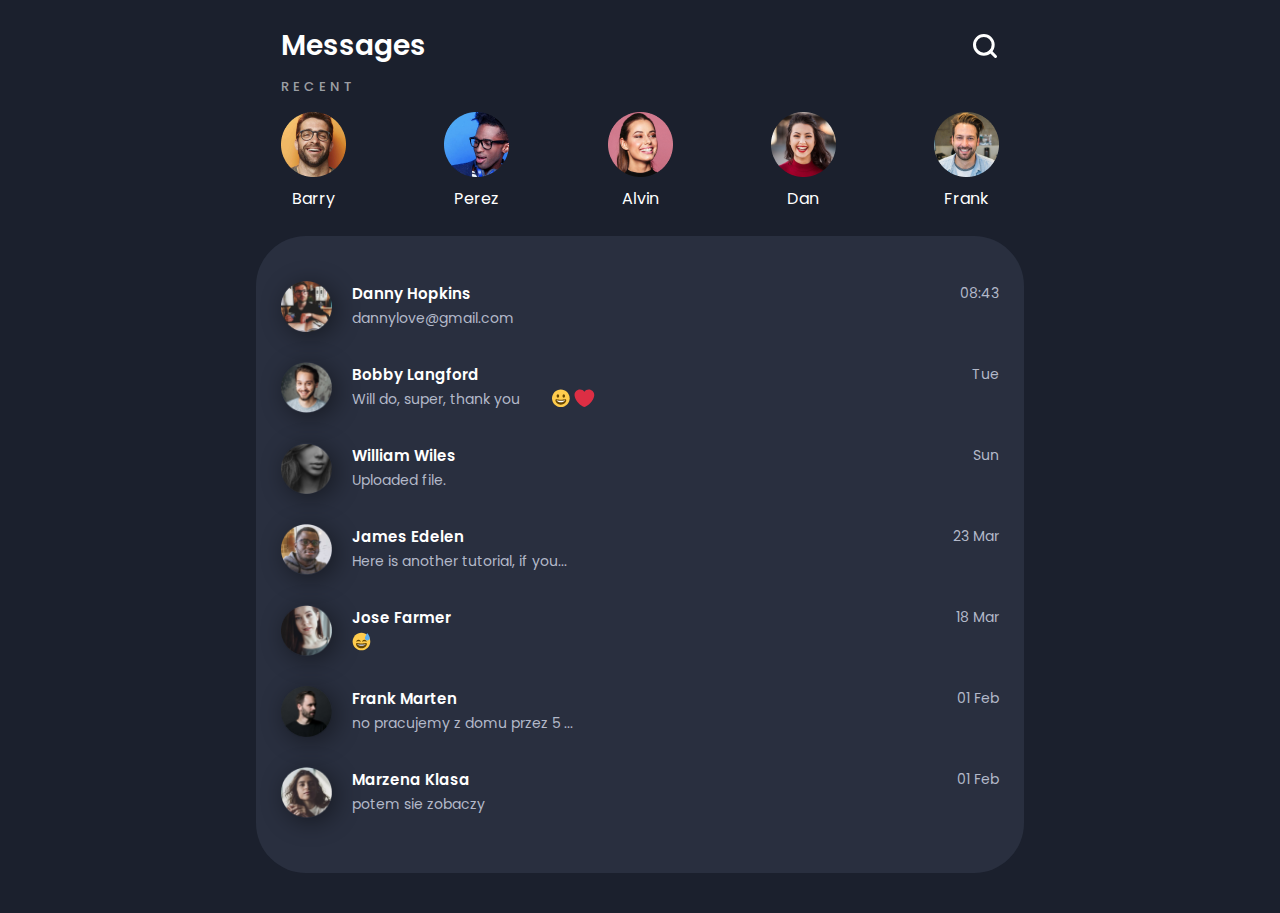
<file: index.html>
<!DOCTYPE html>
<html lang="en">

<head>
    <meta charset="UTF-8">
    <meta name="viewport" content="width=device-width, initial-scale=1.0">
    <link href="https://fonts.googleapis.com/css?family=Poppins:regular,500,600&display=swap" rel="stylesheet" />
    <link href="https://fonts.googleapis.com/css?family=Mulish:600&display=swap" rel="stylesheet" />
    <link rel="stylesheet" href="styles/style.css">

    <title>Messages</title>
</head>

<body>
    <section class="messages">
        <div class="container">
            <div class="messages__header">
                <h1 class="messages__title">Messages</h1>
                <a href="#" class="messages__search"><img src="images/icons/search.svg" alt="search"></a>
            </div>
            <div class="messages__recent">
                <h2 class="messages__recent-title">Recent</h2>
                <ul class="messages__recent-list">
                    <li class="messages__recent-item">
                        <a href="chat.html?name=Barry&num=1" class="messages__recent-link">
                            <img src="images/avatars/1.png" alt="Barry" class="messages__recent-avatar">
                            <div class="messages__recent-name">Barry</div>
                        </a>
                    </li>

                    <li class="messages__recent-item">
                        <a href="chat.html?name=Perez&num=2" class="messages__recent-link">
                            <img src="images/avatars/2.png" alt="Perez" class="messages__recent-avatar">
                            <div class="messages__recent-name">Perez</div>
                        </a>
                    </li>
                    <li class="messages__recent-item">
                        <a href="chat.html?name=Alvin&num=3" class="messages__recent-link">
                            <img src="images/avatars/3.png" alt="Alvin" class="messages__recent-avatar">
                            <div class="messages__recent-name">Alvin</div>
                        </a>
                    </li>
                    <li class="messages__recent-item">
                        <a href="chat.html?name=Dan&num=4" class="messages__recent-link">
                            <img src="images/avatars/4.png" alt="Dan" class="messages__recent-avatar">
                            <div class="messages__recent-name">Dan</div>
                        </a>
                    </li>
                    <li class="messages__recent-item">
                        <a href="chat.html?name=Frank&num=5" class="messages__recent-link">
                            <img src="images/avatars/5.png" alt="Frank" class="messages__recent-avatar">
                            <div class="messages__recent-name">Frank</div>
                        </a>
                    </li>
                </ul>
            </div>
        </div>

        <ul class="messages__list">
            <li class="messages__item">
                <a href="chat.html?name=Danny-Hopkins&num=6" class="messages__link">
                    <div class="messages__avatar"><img src="images/avatars/6.png" alt="Danny Hopkins"></div>
                    <div class="messages__content">
                        <div class="messages__text">
                            <div class="messages__text-title">Danny Hopkins</div>
                            <p class="messages__text-message">dannylove@gmail.com</p>
                        </div>
                        <div class="messages__time">08:43</div>
                    </div>
                </a>
            </li>
            <li class="messages__item">
                <a href="chat.html?name=Bobby-Langford&num=7" class="messages__link">
                    <div class="messages__avatar"><img src="images/avatars/7.png" alt="Bobby Langford"></div>
                    <div class="messages__content">
                        <div class="messages__text">
                            <div class="messages__text-title">Bobby Langford</div>
                            <p class="messages__text-message">Will do, super, thank you        <img src="images/icons/smile1.svg" alt="smile"> <img src="images/icons/heart.svg" alt="heart"></p>
                        </div>
                        <div class="messages__time">Tue</div>
                    </div>
                </a>
            </li>
            <li class="messages__item">
                <a href="chat.html?name=William-Wiles&num=8" class="messages__link">
                    <div class="messages__avatar"><img src="images/avatars/8.png" alt="William Wiles"></div>
                    <div class="messages__content">
                        <div class="messages__text">
                            <div class="messages__text-title">William Wiles</div>
                            <p class="messages__text-message">Uploaded file.</p>
                        </div>
                        <div class="messages__time">Sun</div>
                    </div>
                </a>
            </li>
            <li class="messages__item">
                <a href="chat.html?name=James-Edelen&num=9" class="messages__link">
                    <div class="messages__avatar"><img src="images/avatars/9.png" alt="James Edelen"></div>
                    <div class="messages__content">
                        <div class="messages__text">
                            <div class="messages__text-title">James Edelen</div>
                            <p class="messages__text-message">Here is another tutorial, if you...</p>
                        </div>
                        <div class="messages__time">23 Mar</div>
                    </div>
                </a>
            </li>
            <li class="messages__item">
                <a href="chat.html?name=Jose-Farmer&num=10" class="messages__link">
                    <div class="messages__avatar"><img src="images/avatars/10.png" alt="Jose Farmer"></div>
                    <div class="messages__content">
                        <div class="messages__text">
                            <div class="messages__text-title">Jose Farmer</div>
                            <p class="messages__text-message"><img src="images/icons/smile2.svg" alt="smile"></p>
                        </div>
                        <div class="messages__time">18 Mar</div>
                    </div>
                </a>
            </li>
            <li class="messages__item">
                <a href="chat.html?name=Frank-Marten&num=11" class="messages__link">
                    <div class="messages__avatar"><img src="images/avatars/11.png" alt="Frank Marten"></div>
                    <div class="messages__content">
                        <div class="messages__text">
                            <div class="messages__text-title">Frank Marten</div>
                            <p class="messages__text-message">no pracujemy z domu przez 5 ...</p>
                        </div>
                        <div class="messages__time">01 Feb</div>
                    </div>
                </a>
            </li>
            <li class="messages__item">
                <a href="chat.html?name=Marzena-Klasa&num=12" class="messages__link">
                    <div class="messages__avatar"><img src="images/avatars/12.png" alt="Marzena Klasa"></div>
                    <div class="messages__content">
                        <div class="messages__text">
                            <div class="messages__text-title">Marzena Klasa</div>
                            <p class="messages__text-message">potem sie zobaczy</p>
                        </div>
                        <div class="messages__time">01 Feb</div>
                    </div>
                </a>
            </li>
        </ul>

    </section>
</body>

</html>
</file>
<file: styles/style.css>
* {
    margin: 0;
    padding: 0;
    border: 0;
    box-sizing: border-box;
}

ul {
    list-style: none;
}

a {
    text-decoration: none;
    color:inherit
}

img {
    vertical-align: top;
}

body {
    background-color: #1B202D;
    font-family: "Poppins", sans-serif;
    color:#FFFFFF;
}


.messages {
    padding-top: 25px;
}

.container {
    max-width: 768px;
    margin: 0 auto;
    padding: 0px 25px;
}

.messages__header {
    display: flex;
    justify-content: space-between;
    align-items: center;
}

.messages__title {
    font-size: 28px;
    line-height: 1.5;
    font-weight: 600;
}

.messages__recent {
    margin-top: 10px;
}
.messages__recent-title {
    font-weight: 500;
    font-size: 13px;
    line-height: 1.5;

    letter-spacing: 4px;
    text-transform: uppercase;

    color: rgba(255, 255, 255, 0.58);
}

.messages__recent-list {
    display: flex;
    align-items: flex-start;
    justify-content: space-between;
    margin-top: 15px;
    overflow: auto;
}
.messages__recent-item {
    text-align: center;
}

.messages__recent-item:not(:first-child) {
    margin-left: 30px;
}

.messages__recent-avatar {
    min-width: 65px;
}

.messages__recent-name {
    font-size: 16px;
    line-height: 1.5;
    margin-top: 10px;
}



.messages__list {
    background-color: #292F3F;
    border-top-left-radius: 50px;
    border-top-right-radius: 50px;
    padding:45px 25px 55px;
    max-width: 768px;
    margin: 25px auto 0px auto;
}

@media (min-width: 768px) {
    .messages__list{
        border-bottom-left-radius: 50px;
        border-bottom-right-radius: 50px;
    }
    .messages {
        padding-bottom: 40px;
    }
}

.messages__item:not(:first-child) {
    margin-top: 30px;
}

.messages__link {
    display: flex;
    align-items: center;
}

.messages__avatar {
    width: 51px;
    height: 51px;
    flex-shrink: 0;
    border-radius: 50%;
    box-shadow: 4px 4px 24px rgba(0, 0, 0, 0.45);
}

.messages__avatar img {
    width: 100%;
}

.messages__content {
    display: flex;
    flex-grow: 1;
    margin-left: 20px;
    align-items: flex-start;
    justify-content: space-between;
}
.messages__text {
    width: 60%;
    overflow: hidden;
}

.messages__text-title {
    font-weight: 600;
    font-size: 15px;
    line-height: 1.5;
}

.messages__text-message {
    font-size: 14px;
    line-height: 1.5;
    color:#B3B9C9;
    margin-top: 2px;
    white-space: pre-wrap;
}

.messages__time {
    flex-shrink: 0;
    font-size: 14px;
    line-height: 1.5;
    color:#B3B9C9
}

.chat {
    padding: 30px 0px 110px 0px;
}


.chat__header {
    display: flex;
    align-items: center;
    justify-content: space-between;
}
.chat__avatar {
    width: 44px;
    height: 44px;
}

.chat__avatar img{
    width: 100%;
}
.chat__name {
    font-weight: 600;
    font-size: 20px;
    line-height: 1.5;
    margin-left: 15px;
    margin-right: auto;
}


.chat__list {
    margin-top: 50px;
    display: flex;
    flex-direction: column;
    align-items: center;
}

.chat__message-time {
    font-size: 12px;
    line-height: 1.5;
    text-align: center;
    letter-spacing: 1px;
    text-transform: capitalize;
    margin-top: 15px;
}


.chat__message-text {
    background-color: #373E4E;
    border-radius: 20px;
    font-size: 14px;
    line-height: 1.5;
    max-width:310px;
    margin-top: 15px;
    align-self: flex-start;
    padding:10px 20px 10px 20px
}

.chat__message-text--you {
    background-color: #7A8194;
    align-self: flex-end;

}

.chat__message-email {
    text-decoration: underline;
}

.chat__send {
    position: fixed;
    bottom:35px;
    left:0;
    right:0;
    width: 100%;
    max-width: 768px;
    padding:0px 25px;
    margin: 0 auto;
}

.chat__send-wrap {
    background: #3D4354;
    border-radius: 25px;
    padding:8px 10px;
    display: flex;
    align-items: center;
}

.chat__photo-btn {
    border-radius: 50%;
    background-color: #9398A7;
    width: 33px;
    height: 33px;
    display: flex;
    justify-content: center;
    align-items: center;
    cursor: pointer;
}

.chat__photo-btn img{
    width: 19px;
}

.chat__input {
    flex-grow: 1;
    background-color: transparent;
    outline: none;
    margin-left: 15px;
    font-family: 'Mulish';
    font-weight: 600;
    font-size: 13px;
    line-height: 1.5;
    color:#fff;
}

.chat__input::placeholder {
    color:rgba(255, 255, 255, 0.45);
}

.chat__send-btn {
    width: 25px;
    height: 25px;   
    background-color: transparent;
    display: flex;
    justify-content: center;
    align-items: center;
    margin-left: 5px;
    cursor: pointer;
}

.chat__send-btn  img{
   width: 100%; 
}
</file>
